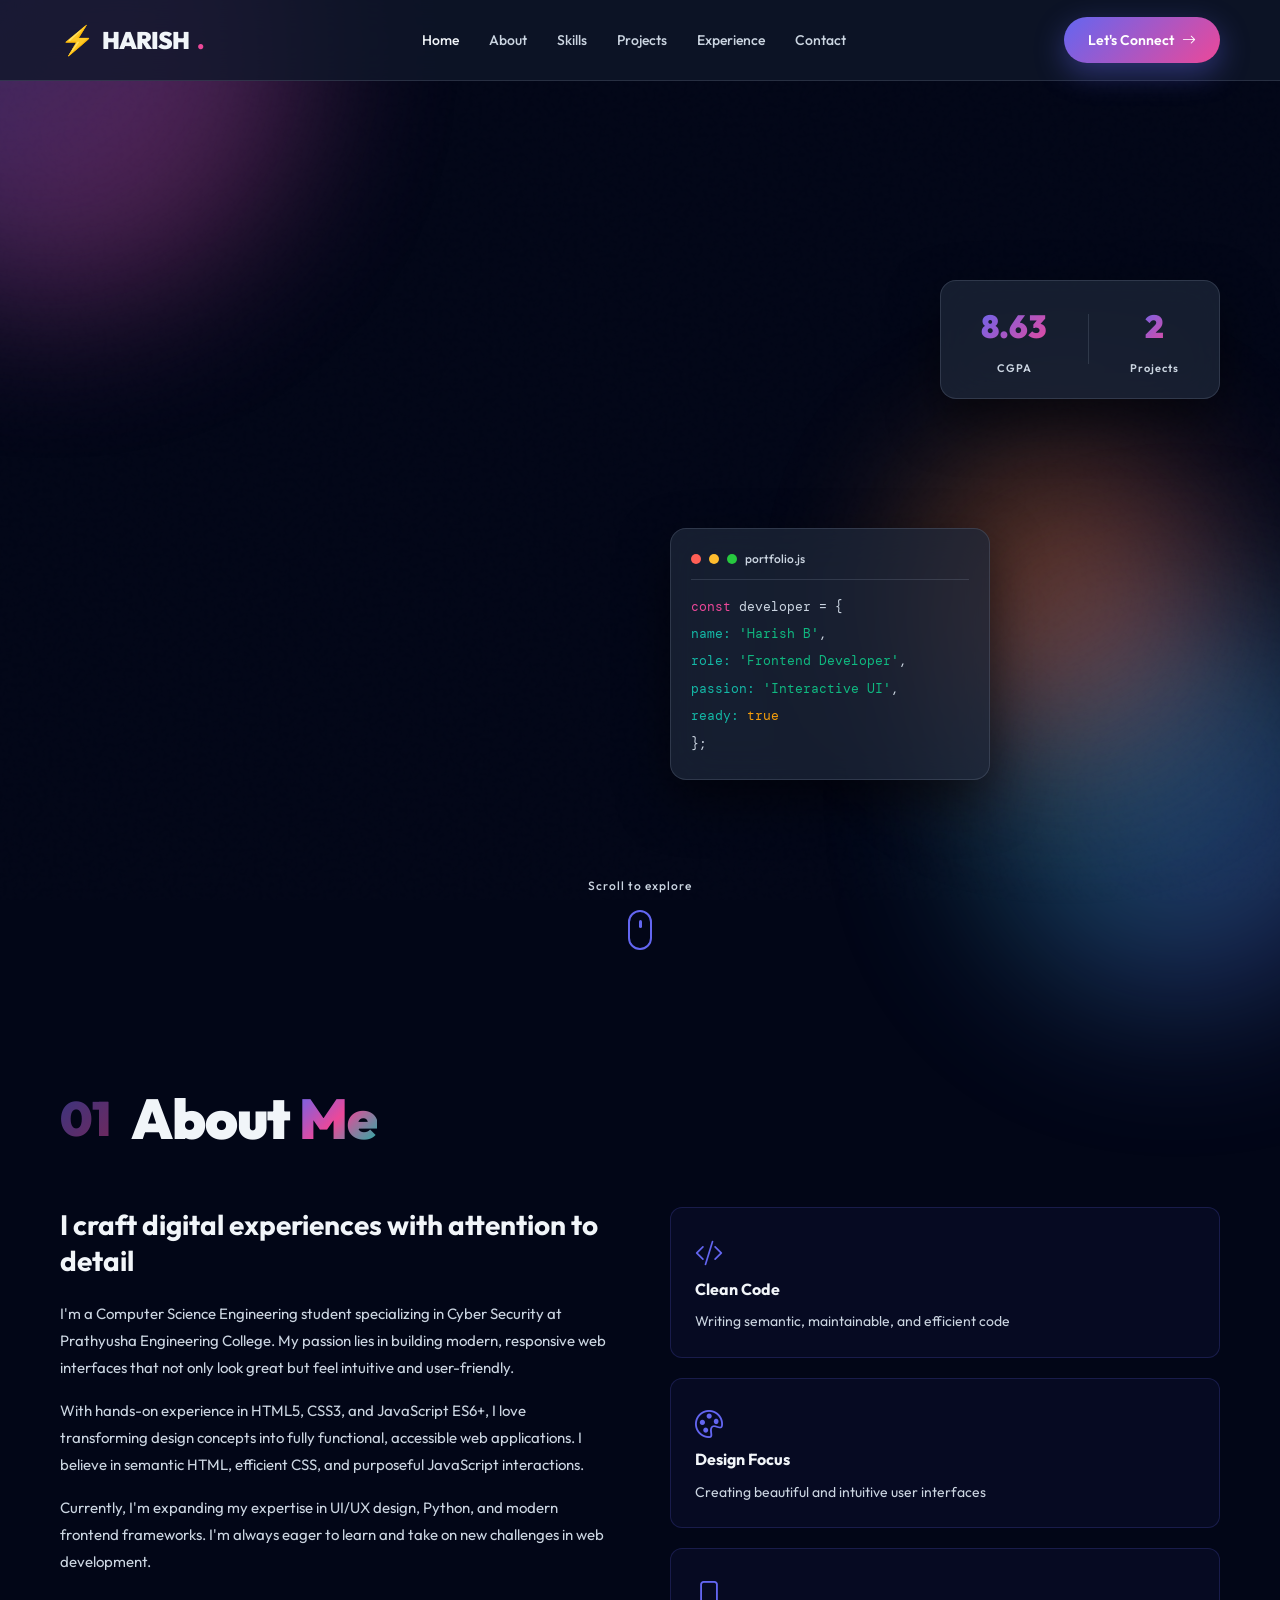
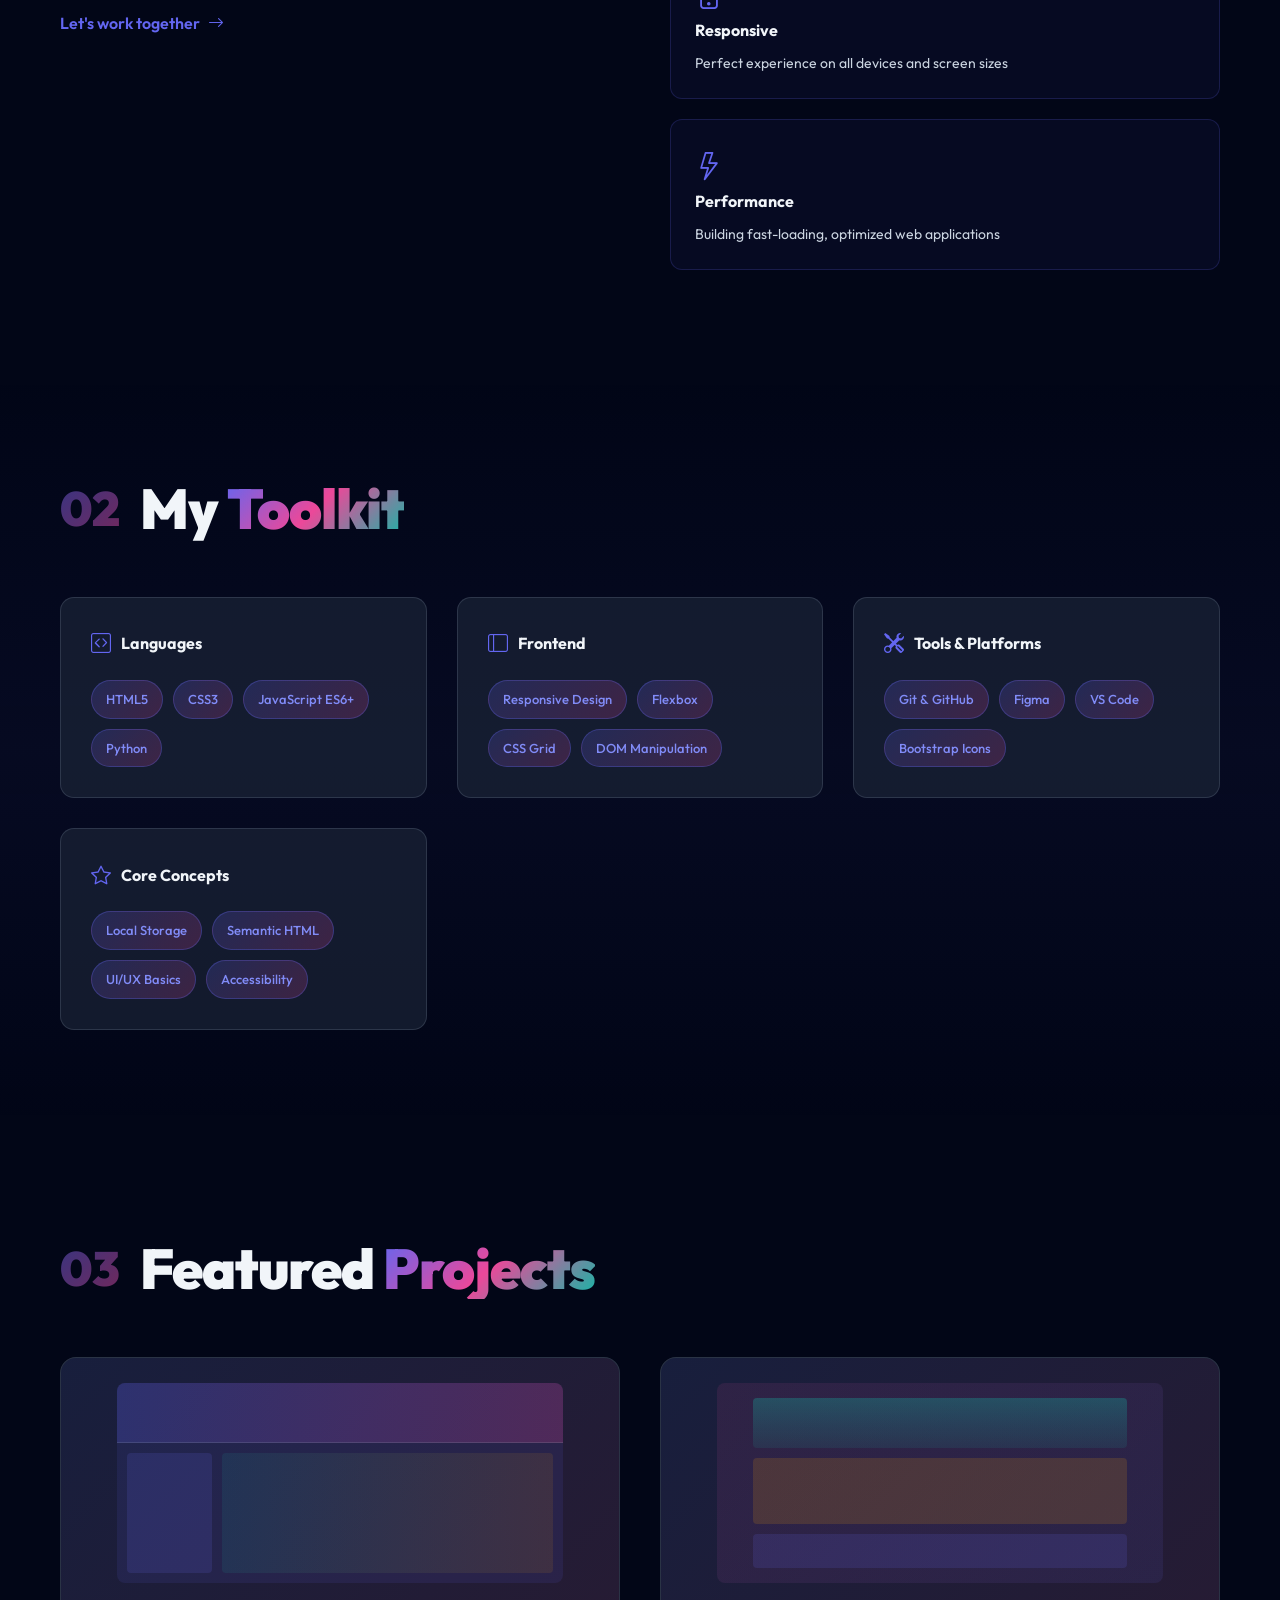
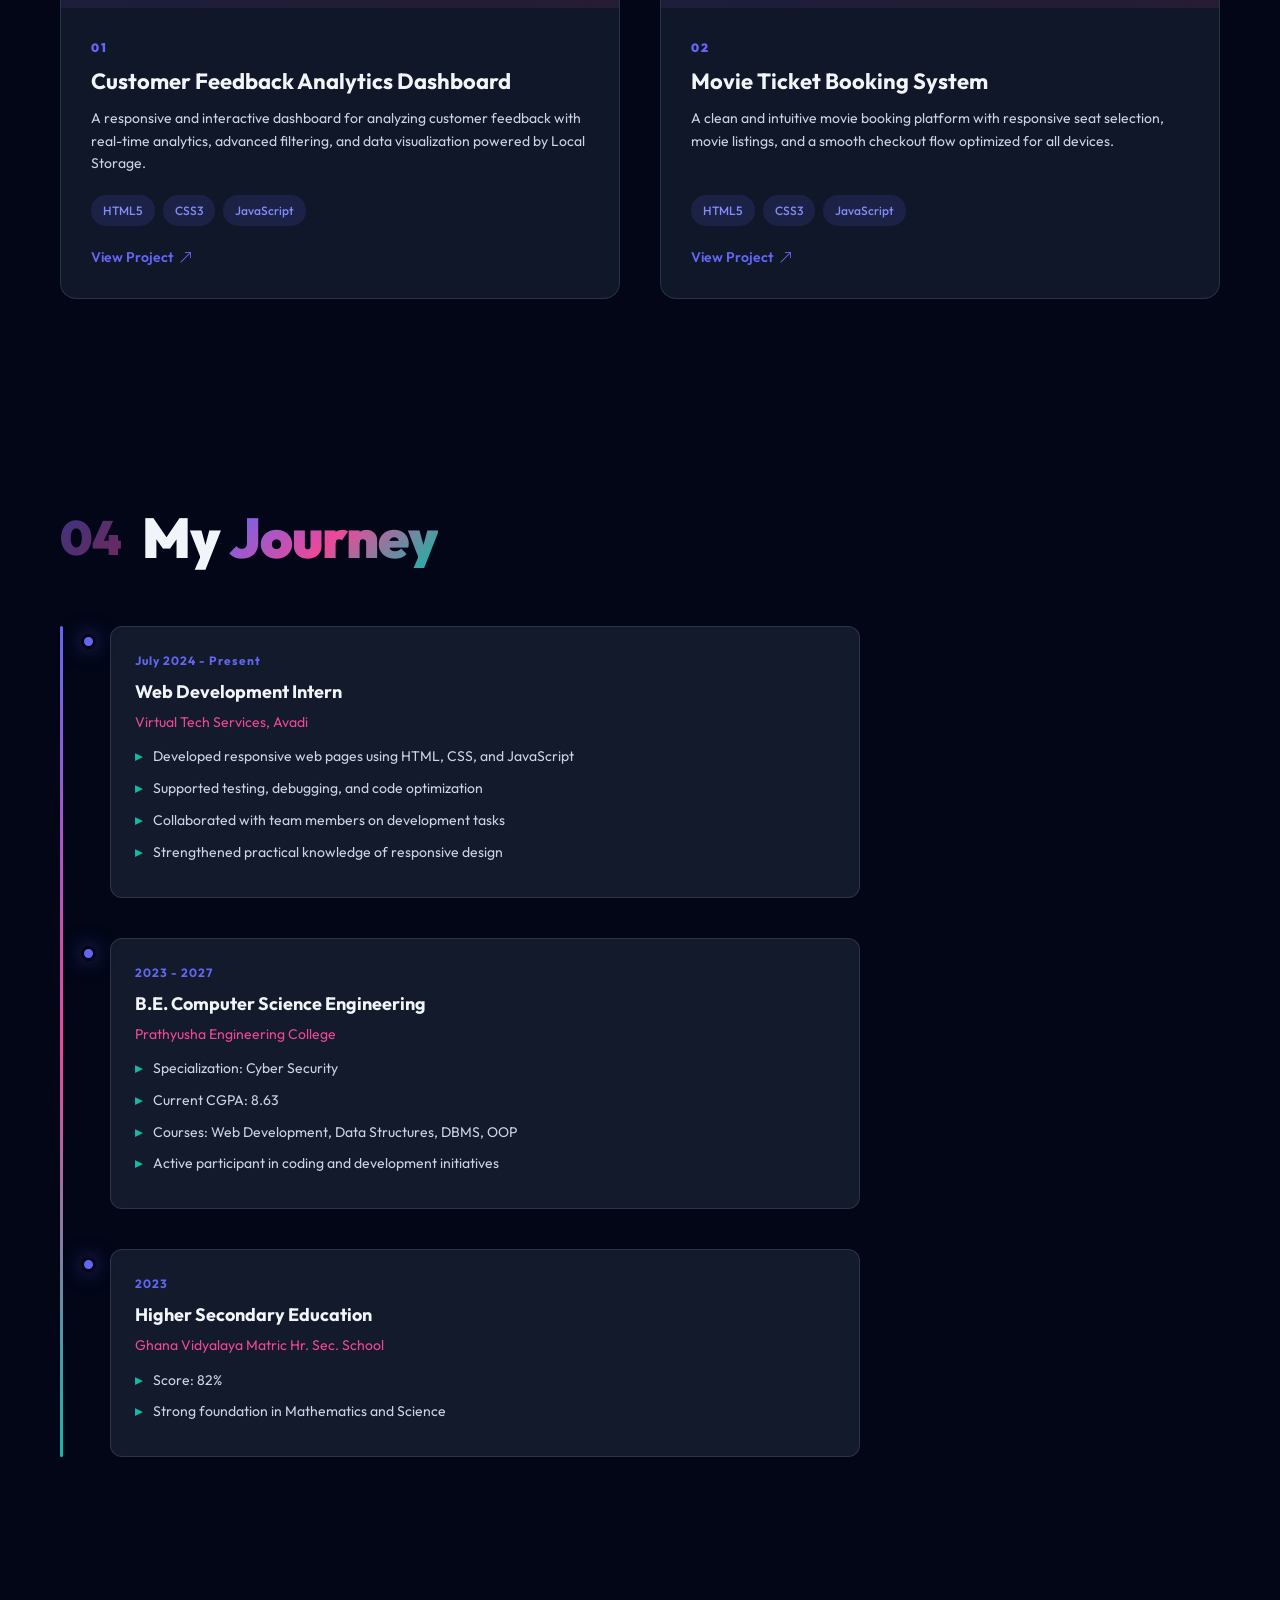
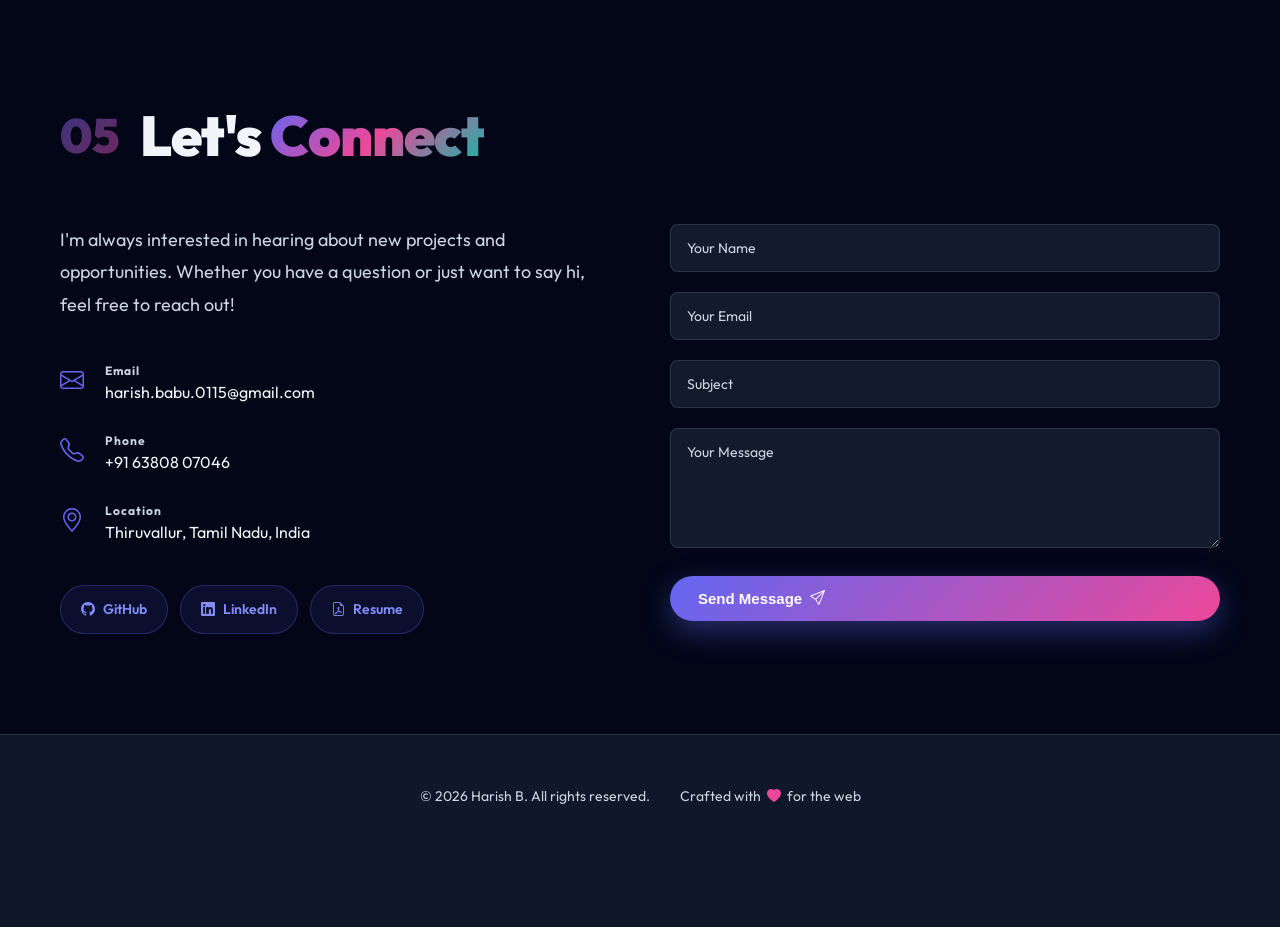
<file: index.html>
<!doctype html>
<html lang="en">
<head>
  <meta charset="UTF-8">
  <meta name="viewport" content="width=device-width, initial-scale=1.0">
  <meta name="description" content="Harish B - Aspiring Frontend Developer & Software Engineer specializing in responsive web design and interactive experiences.">
  <title>Harish B | Frontend Developer & Software Engineer</title>
  
  <!-- Fonts -->
  <link rel="preconnect" href="https://fonts.googleapis.com">
  <link rel="preconnect" href="https://fonts.gstatic.com" crossorigin>
  <link href="https://fonts.googleapis.com/css2?family=DM+Mono:wght@400;500&family=Outfit:wght@300;400;500;600;700;800;900&family=Space+Grotesk:wght@400;500;600;700&display=swap" rel="stylesheet">
  
  <!-- Icons -->
  <link rel="stylesheet" href="https://cdn.jsdelivr.net/npm/bootstrap-icons@1.11.3/font/bootstrap-icons.min.css">
  
  <!-- Styles -->
  <link rel="stylesheet" href="style.css">
</head>
<body>
  <!-- Animated background elements -->
  <div class="gradient-orb orb-1"></div>
  <div class="gradient-orb orb-2"></div>
  <div class="gradient-orb orb-3"></div>
  <div class="noise-bg"></div>

  <!-- Header Navigation -->
  <header class="site-header">
    <div class="header-container">
      <a class="brand" href="#home">
        <span class="brand-icon">⚡</span>HARISH<span class="brand-dot">.</span>
      </a>
      
      <button class="menu-toggle" aria-label="Toggle menu">
        <span></span>
        <span></span>
        <span></span>
      </button>

      <nav class="nav-menu">
        <a href="#home" class="nav-link">Home</a>
        <a href="#about" class="nav-link">About</a>
        <a href="#skills" class="nav-link">Skills</a>
        <a href="#projects" class="nav-link">Projects</a>
        <a href="#experience" class="nav-link">Experience</a>
        <a href="#contact" class="nav-link">Contact</a>
      </nav>

      <a href="#contact" class="cta-button">
        <span>Let's Connect</span>
        <i class="bi bi-arrow-right"></i>
      </a>
    </div>
  </header>

  <main>
    <!-- Hero Section -->
    <section id="home" class="hero">
      <div class="container">
        <div class="hero-content">
          <div class="status-badge">
            <span class="status-dot"></span>
            Available for opportunities
          </div>

          <h1 class="hero-title">
            Building Beautiful<br>
            <span class="gradient-text">Web Experiences</span>
          </h1>

          <p class="hero-subtitle">
            I'm Harish, a passionate Frontend Developer & Software Engineer crafting responsive, interactive, and user-centric digital experiences with clean code and thoughtful design.
          </p>

          <div class="hero-buttons">
            <a href="#projects" class="btn btn-primary">
              View My Work <i class="bi bi-arrow-right"></i>
            </a>
            <a href="#contact" class="btn btn-secondary">
              Get in Touch <i class="bi bi-envelope"></i>
            </a>
          </div>

          <div class="social-links">
            <a href="https://github.com/HARISH-hx" target="_blank" rel="noreferrer" title="GitHub">
              <i class="bi bi-github"></i>
            </a>
            <a href="https://www.linkedin.com/in/harish-babu-dev/" target="_blank" rel="noreferrer" title="LinkedIn">
              <i class="bi bi-linkedin"></i>
            </a>
            <a href="mailto:harish.babu.0115@gmail.com" title="Email">
              <i class="bi bi-envelope"></i>
            </a>
          </div>
        </div>

        <div class="hero-visual">
          <div class="floating-card code-card">
            <div class="card-header">
              <span class="dot red"></span>
              <span class="dot yellow"></span>
              <span class="dot green"></span>
              <span>portfolio.js</span>
            </div>
            <div class="card-body">
              <p><span class="keyword">const</span> developer = {</p>
              <p class="indent"><span class="property">name:</span> <span class="string">'Harish B'</span>,</p>
              <p class="indent"><span class="property">role:</span> <span class="string">'Frontend Developer'</span>,</p>
              <p class="indent"><span class="property">passion:</span> <span class="string">'Interactive UI'</span>,</p>
              <p class="indent"><span class="property">ready:</span> <span class="bool">true</span></p>
              <p>};</p>
            </div>
          </div>

          <div class="floating-card stats-card">
            <div class="stat-item">
              <span class="stat-number">8.63</span>
              <span class="stat-label">CGPA</span>
            </div>
            <div class="stat-divider"></div>
            <div class="stat-item">
              <span class="stat-number">2</span>
              <span class="stat-label">Projects</span>
            </div>
          </div>
        </div>
      </div>

      <div class="scroll-indicator">
        <span>Scroll to explore</span>
        <div class="mouse">
          <div class="wheel"></div>
        </div>
      </div>
    </section>

    <!-- About Section -->
    <section id="about" class="about">
      <div class="container">
        <div class="section-header">
          <span class="section-number">01</span>
          <h2>About <span class="gradient-text">Me</span></h2>
        </div>

        <div class="about-grid">
          <div class="about-content">
            <h3>I craft digital experiences with attention to detail</h3>
            <p>
              I'm a Computer Science Engineering student specializing in Cyber Security at Prathyusha Engineering College. My passion lies in building modern, responsive web interfaces that not only look great but feel intuitive and user-friendly.
            </p>
            <p>
              With hands-on experience in HTML5, CSS3, and JavaScript ES6+, I love transforming design concepts into fully functional, accessible web applications. I believe in semantic HTML, efficient CSS, and purposeful JavaScript interactions.
            </p>
            <p>
              Currently, I'm expanding my expertise in UI/UX design, Python, and modern frontend frameworks. I'm always eager to learn and take on new challenges in web development.
            </p>
            <a href="#contact" class="learn-more">
              Let's work together <i class="bi bi-arrow-right"></i>
            </a>
          </div>

          <div class="about-highlights">
            <div class="highlight-card">
              <i class="bi bi-code-slash"></i>
              <h4>Clean Code</h4>
              <p>Writing semantic, maintainable, and efficient code</p>
            </div>
            <div class="highlight-card">
              <i class="bi bi-palette"></i>
              <h4>Design Focus</h4>
              <p>Creating beautiful and intuitive user interfaces</p>
            </div>
            <div class="highlight-card">
              <i class="bi bi-phone"></i>
              <h4>Responsive</h4>
              <p>Perfect experience on all devices and screen sizes</p>
            </div>
            <div class="highlight-card">
              <i class="bi bi-lightning"></i>
              <h4>Performance</h4>
              <p>Building fast-loading, optimized web applications</p>
            </div>
          </div>
        </div>
      </div>
    </section>

    <!-- Skills Section -->
    <section id="skills" class="skills">
      <div class="container">
        <div class="section-header">
          <span class="section-number">02</span>
          <h2>My <span class="gradient-text">Toolkit</span></h2>
        </div>

        <div class="skills-grid">
          <div class="skill-category">
            <h3><i class="bi bi-code-square"></i> Languages</h3>
            <div class="skill-items">
              <span class="skill-tag">HTML5</span>
              <span class="skill-tag">CSS3</span>
              <span class="skill-tag">JavaScript ES6+</span>
              <span class="skill-tag">Python</span>
            </div>
          </div>

          <div class="skill-category">
            <h3><i class="bi bi-layout-sidebar"></i> Frontend</h3>
            <div class="skill-items">
              <span class="skill-tag">Responsive Design</span>
              <span class="skill-tag">Flexbox</span>
              <span class="skill-tag">CSS Grid</span>
              <span class="skill-tag">DOM Manipulation</span>
            </div>
          </div>

          <div class="skill-category">
            <h3><i class="bi bi-tools"></i> Tools & Platforms</h3>
            <div class="skill-items">
              <span class="skill-tag">Git & GitHub</span>
              <span class="skill-tag">Figma</span>
              <span class="skill-tag">VS Code</span>
              <span class="skill-tag">Bootstrap Icons</span>
            </div>
          </div>

          <div class="skill-category">
            <h3><i class="bi bi-star"></i> Core Concepts</h3>
            <div class="skill-items">
              <span class="skill-tag">Local Storage</span>
              <span class="skill-tag">Semantic HTML</span>
              <span class="skill-tag">UI/UX Basics</span>
              <span class="skill-tag">Accessibility</span>
            </div>
          </div>
        </div>
      </div>
    </section>

    <!-- Projects Section -->
    <section id="projects" class="projects">
      <div class="container">
        <div class="section-header">
          <span class="section-number">03</span>
          <h2>Featured <span class="gradient-text">Projects</span></h2>
        </div>

        <div class="projects-grid">
          <!-- Project 1 -->
          <div class="project-card">
            <div class="project-image dashboard-visual">
              <div class="dashboard">
                <div class="db-header"></div>
                <div class="db-content">
                  <div class="db-sidebar"></div>
                  <div class="db-main">
                    <div class="db-chart"></div>
                  </div>
                </div>
              </div>
            </div>
            <div class="project-info">
              <span class="project-tag">01</span>
              <h3>Customer Feedback Analytics Dashboard</h3>
              <p>
                A responsive and interactive dashboard for analyzing customer feedback with real-time analytics, advanced filtering, and data visualization powered by Local Storage.
              </p>
              <div class="project-tech">
                <span>HTML5</span>
                <span>CSS3</span>
                <span>JavaScript</span>
              </div>
              <a href="https://github.com/HARISH-hx" target="_blank" class="project-link">
                View Project <i class="bi bi-arrow-up-right"></i>
              </a>
            </div>
          </div>

          <!-- Project 2 -->
          <div class="project-card">
            <div class="project-image cinema-visual">
              <div class="cinema">
                <div class="screen"></div>
                <div class="seats-grid"></div>
                <div class="booking-info"></div>
              </div>
            </div>
            <div class="project-info">
              <span class="project-tag">02</span>
              <h3>Movie Ticket Booking System</h3>
              <p>
                A clean and intuitive movie booking platform with responsive seat selection, movie listings, and a smooth checkout flow optimized for all devices.
              </p>
              <div class="project-tech">
                <span>HTML5</span>
                <span>CSS3</span>
                <span>JavaScript</span>
              </div>
              <a href="https://github.com/HARISH-hx" target="_blank" class="project-link">
                View Project <i class="bi bi-arrow-up-right"></i>
              </a>
            </div>
          </div>
        </div>
      </div>
    </section>

    <!-- Experience Section -->
    <section id="experience" class="experience">
      <div class="container">
        <div class="section-header">
          <span class="section-number">04</span>
          <h2>My <span class="gradient-text">Journey</span></h2>
        </div>

        <div class="timeline">
          <div class="timeline-item">
            <div class="timeline-marker">
              <span class="timeline-dot"></span>
            </div>
            <div class="timeline-content">
              <span class="timeline-date">July 2024 - Present</span>
              <h3>Web Development Intern</h3>
              <p class="company">Virtual Tech Services, Avadi</p>
              <ul>
                <li>Developed responsive web pages using HTML, CSS, and JavaScript</li>
                <li>Supported testing, debugging, and code optimization</li>
                <li>Collaborated with team members on development tasks</li>
                <li>Strengthened practical knowledge of responsive design</li>
              </ul>
            </div>
          </div>

          <div class="timeline-item">
            <div class="timeline-marker">
              <span class="timeline-dot"></span>
            </div>
            <div class="timeline-content">
              <span class="timeline-date">2023 - 2027</span>
              <h3>B.E. Computer Science Engineering</h3>
              <p class="company">Prathyusha Engineering College</p>
              <ul>
                <li>Specialization: Cyber Security</li>
                <li>Current CGPA: 8.63</li>
                <li>Courses: Web Development, Data Structures, DBMS, OOP</li>
                <li>Active participant in coding and development initiatives</li>
              </ul>
            </div>
          </div>

          <div class="timeline-item">
            <div class="timeline-marker">
              <span class="timeline-dot"></span>
            </div>
            <div class="timeline-content">
              <span class="timeline-date">2023</span>
              <h3>Higher Secondary Education</h3>
              <p class="company">Ghana Vidyalaya Matric Hr. Sec. School</p>
              <ul>
                <li>Score: 82%</li>
                <li>Strong foundation in Mathematics and Science</li>
              </ul>
            </div>
          </div>
        </div>
      </div>
    </section>

    <!-- Contact Section -->
    <section id="contact" class="contact">
      <div class="container">
        <div class="section-header">
          <span class="section-number">05</span>
          <h2>Let's <span class="gradient-text">Connect</span></h2>
        </div>

        <div class="contact-wrapper">
          <div class="contact-content">
            <p>
              I'm always interested in hearing about new projects and opportunities. Whether you have a question or just want to say hi, feel free to reach out!
            </p>
            
            <div class="contact-info">
              <div class="info-item">
                <i class="bi bi-envelope"></i>
                <div>
                  <span>Email</span>
                  <a href="mailto:harish.babu.0115@gmail.com">harish.babu.0115@gmail.com</a>
                </div>
              </div>
              <div class="info-item">
                <i class="bi bi-telephone"></i>
                <div>
                  <span>Phone</span>
                  <a href="tel:+916380807046">+91 63808 07046</a>
                </div>
              </div>
              <div class="info-item">
                <i class="bi bi-geo-alt"></i>
                <div>
                  <span>Location</span>
                  <p>Thiruvallur, Tamil Nadu, India</p>
                </div>
              </div>
            </div>

            <div class="contact-social">
              <a href="https://github.com/HARISH-hx" target="_blank" rel="noreferrer" class="social-btn">
                <i class="bi bi-github"></i> GitHub
              </a>
              <a href="https://www.linkedin.com/in/harish-babu-dev/" target="_blank" rel="noreferrer" class="social-btn">
                <i class="bi bi-linkedin"></i> LinkedIn
              </a>
              <a href="resume.html" class="social-btn">
                <i class="bi bi-file-earmark-pdf"></i> Resume
              </a>
            </div>
          </div>

          <form class="contact-form">
            <div class="form-group">
              <input type="text" placeholder="Your Name" required>
            </div>
            <div class="form-group">
              <input type="email" placeholder="Your Email" required>
            </div>
            <div class="form-group">
              <input type="text" placeholder="Subject">
            </div>
            <div class="form-group">
              <textarea placeholder="Your Message" rows="5" required></textarea>
            </div>
            <button type="submit" class="btn btn-primary">
              Send Message <i class="bi bi-send"></i>
            </button>
          </form>
        </div>
      </div>
    </section>
  </main>

  <!-- Footer -->
  <footer class="footer">
    <div class="container">
      <div class="footer-content">
        <p>&copy; 2026 Harish B. All rights reserved.</p>
        <p>Crafted with <i class="bi bi-heart-fill"></i> for the web</p>
      </div>
      <a href="#home" class="back-to-top" title="Back to top">
        <i class="bi bi-arrow-up"></i>
      </a>
    </div>
  </footer>

  <!-- Scripts -->
  <script src="script.js"></script>
</body>
</html>
</file>
<file: style.css>
/* ===========================
   ROOT & VARIABLES
   =========================== */
:root {
  --primary: #6366f1;
  --primary-light: #818cf8;
  --primary-dark: #4f46e5;
  --secondary: #ec4899;
  --tertiary: #14b8a6;
  --quaternary: #f59e0b;
  --bg-dark: #0f172a;
  --bg-darker: #020617;
  --surface: #1e293b;
  --surface-light: #334155;
  --text: #f1f5f9;
  --text-muted: #cbd5e1;
  --border: rgba(148, 163, 184, 0.2);
  --shadow: 0 20px 50px rgba(0, 0, 0, 0.5);
}

/* ===========================
   GLOBAL STYLES
   =========================== */
* {
  margin: 0;
  padding: 0;
  box-sizing: border-box;
}

html {
  scroll-behavior: smooth;
}

body {
  font-family: 'Outfit', -apple-system, BlinkMacSystemFont, 'Segoe UI', sans-serif;
  background: var(--bg-darker);
  color: var(--text);
  line-height: 1.6;
  overflow-x: hidden;
}

/* ===========================
   ANIMATED BACKGROUND ORBS
   =========================== */
.gradient-orb {
  position: fixed;
  border-radius: 50%;
  filter: blur(80px);
  opacity: 0.4;
  pointer-events: none;
  z-index: -1;
}

.orb-1 {
  width: 500px;
  height: 500px;
  background: linear-gradient(135deg, #6366f1, #ec4899);
  top: -200px;
  left: -200px;
  animation: float 20s infinite ease-in-out;
}

.orb-2 {
  width: 400px;
  height: 400px;
  background: linear-gradient(135deg, #14b8a6, #6366f1);
  bottom: -100px;
  right: -100px;
  animation: float 25s infinite ease-in-out reverse;
}

.orb-3 {
  width: 300px;
  height: 300px;
  background: linear-gradient(135deg, #f59e0b, #ec4899);
  top: 50%;
  right: 5%;
  animation: float 22s infinite ease-in-out;
}

@keyframes float {
  0%, 100% {
    transform: translate(0, 0);
  }
  50% {
    transform: translate(30px, -50px);
  }
}

.noise-bg {
  position: fixed;
  top: 0;
  left: 0;
  width: 100%;
  height: 100%;
  background-image: 
    url("data:image/svg+xml,%3Csvg viewBox='0 0 200 200' xmlns='http://www.w3.org/2000/svg'%3E%3Cfilter id='noiseFilter'%3E%3CfeTurbulence type='fractalNoise' baseFrequency='0.9' numOctaves='4' seed='2' /%3E%3C/filter%3E%3Crect width='100%25' height='100%25' filter='url(%23noiseFilter)' opacity='0.05'/%3E%3C/svg%3E");
  pointer-events: none;
  z-index: -1;
  opacity: 0.3;
}

/* ===========================
   CONTAINER & LAYOUT
   =========================== */
.container {
  max-width: 1200px;
  margin: 0 auto;
  padding: 0 20px;
}

/* ===========================
   HEADER & NAVIGATION
   =========================== */
.site-header {
  position: fixed;
  top: 0;
  width: 100%;
  background: rgba(15, 23, 42, 0.8);
  backdrop-filter: blur(20px);
  border-bottom: 1px solid var(--border);
  z-index: 1000;
  animation: slideDown 0.6s ease-out;
}

@keyframes slideDown {
  from {
    transform: translateY(-100%);
    opacity: 0;
  }
  to {
    transform: translateY(0);
    opacity: 1;
  }
}

.header-container {
  max-width: 1200px;
  margin: 0 auto;
  padding: 0 20px;
  height: 80px;
  display: flex;
  align-items: center;
  justify-content: space-between;
  gap: 40px;
}

.brand {
  font-size: 24px;
  font-weight: 900;
  text-decoration: none;
  color: var(--text);
  letter-spacing: -1px;
  display: flex;
  align-items: center;
  gap: 8px;
  transition: all 0.3s ease;
}

.brand:hover {
  color: var(--primary);
  transform: scale(1.05);
}

.brand-icon {
  font-size: 28px;
  animation: pulse 2s ease-in-out infinite;
}

@keyframes pulse {
  0%, 100% {
    transform: scale(1);
  }
  50% {
    transform: scale(1.2);
  }
}

.brand-dot {
  color: var(--secondary);
}

.nav-menu {
  display: flex;
  gap: 30px;
  flex: 1;
  justify-content: center;
}

.nav-link {
  color: var(--text-muted);
  text-decoration: none;
  font-weight: 500;
  font-size: 14px;
  position: relative;
  transition: color 0.3s ease;
}

.nav-link::after {
  content: '';
  position: absolute;
  bottom: -5px;
  left: 0;
  width: 0;
  height: 2px;
  background: linear-gradient(90deg, var(--primary), var(--secondary));
  transition: width 0.3s ease;
}

.nav-link:hover {
  color: var(--text);
}

.nav-link:hover::after {
  width: 100%;
}

.menu-toggle {
  display: none;
  flex-direction: column;
  gap: 6px;
  background: none;
  border: none;
  cursor: pointer;
  z-index: 1001;
}

.menu-toggle span {
  width: 25px;
  height: 3px;
  background: var(--text);
  border-radius: 2px;
  transition: all 0.3s ease;
}

.cta-button {
  background: linear-gradient(135deg, var(--primary), var(--secondary));
  color: white;
  padding: 12px 24px;
  border-radius: 50px;
  text-decoration: none;
  font-weight: 600;
  font-size: 14px;
  display: flex;
  align-items: center;
  gap: 8px;
  transition: all 0.3s ease;
  box-shadow: 0 10px 30px rgba(99, 102, 241, 0.4);
}

.cta-button:hover {
  transform: translateY(-3px);
  box-shadow: 0 15px 40px rgba(236, 72, 153, 0.5);
}

/* ===========================
   HERO SECTION
   =========================== */
main {
  padding-top: 80px;
}

.hero {
  min-height: 100vh;
  display: flex;
  align-items: center;
  justify-content: center;
  position: relative;
  overflow: hidden;
  padding: 60px 0;
}

.hero .container {
  display: grid;
  grid-template-columns: 1fr 1fr;
  gap: 60px;
  align-items: center;
}

.hero-content {
  animation: fadeInUp 1s ease-out;
}

@keyframes fadeInUp {
  from {
    opacity: 0;
    transform: translateY(30px);
  }
  to {
    opacity: 1;
    transform: translateY(0);
  }
}

.status-badge {
  display: inline-flex;
  align-items: center;
  gap: 10px;
  background: rgba(99, 102, 241, 0.1);
  border: 1px solid rgba(99, 102, 241, 0.3);
  padding: 10px 16px;
  border-radius: 50px;
  margin-bottom: 20px;
  font-size: 14px;
  font-weight: 500;
  color: var(--primary-light);
}

.status-dot {
  width: 8px;
  height: 8px;
  background: var(--primary);
  border-radius: 50%;
  animation: blink 2s infinite;
}

@keyframes blink {
  0%, 100% {
    opacity: 1;
  }
  50% {
    opacity: 0.5;
  }
}

.hero-title {
  font-size: clamp(48px, 8vw, 72px);
  font-weight: 900;
  line-height: 1.1;
  margin-bottom: 20px;
  letter-spacing: -2px;
}

.gradient-text {
  background: linear-gradient(135deg, var(--primary), var(--secondary), var(--tertiary));
  background-clip: text;
  -webkit-background-clip: text;
  -webkit-text-fill-color: transparent;
  display: inline-block;
}

.hero-subtitle {
  font-size: 18px;
  color: var(--text-muted);
  line-height: 1.8;
  margin-bottom: 30px;
  max-width: 500px;
}

.hero-buttons {
  display: flex;
  gap: 20px;
  margin-bottom: 40px;
  flex-wrap: wrap;
}

.btn {
  padding: 14px 28px;
  border-radius: 50px;
  text-decoration: none;
  font-weight: 600;
  font-size: 15px;
  display: inline-flex;
  align-items: center;
  gap: 8px;
  transition: all 0.3s ease;
  cursor: pointer;
  border: none;
}

.btn-primary {
  background: linear-gradient(135deg, var(--primary), var(--secondary));
  color: white;
  box-shadow: 0 10px 30px rgba(99, 102, 241, 0.4);
}

.btn-primary:hover {
  transform: translateY(-5px);
  box-shadow: 0 20px 50px rgba(236, 72, 153, 0.6);
}

.btn-secondary {
  background: transparent;
  color: var(--text);
  border: 2px solid var(--border);
}

.btn-secondary:hover {
  background: rgba(99, 102, 241, 0.1);
  border-color: var(--primary);
  color: var(--primary-light);
}

.social-links {
  display: flex;
  gap: 20px;
  margin-top: 30px;
}

.social-links a {
  width: 50px;
  height: 50px;
  display: flex;
  align-items: center;
  justify-content: center;
  background: rgba(99, 102, 241, 0.1);
  border: 2px solid rgba(99, 102, 241, 0.3);
  border-radius: 50%;
  color: var(--primary-light);
  transition: all 0.3s ease;
  font-size: 20px;
}

.social-links a:hover {
  background: linear-gradient(135deg, var(--primary), var(--secondary));
  border-color: transparent;
  color: white;
  transform: translateY(-5px) rotate(10deg);
}

/* ===========================
   HERO VISUAL
   =========================== */
.hero-visual {
  position: relative;
  height: 500px;
}

.floating-card {
  position: absolute;
  background: rgba(30, 41, 59, 0.7);
  backdrop-filter: blur(20px);
  border: 1px solid var(--border);
  border-radius: 16px;
  padding: 20px;
  box-shadow: var(--shadow);
  animation: float 6s ease-in-out infinite;
}

.code-card {
  width: 320px;
  bottom: 0;
  left: 0;
  animation-delay: 0s;
}

.card-header {
  display: flex;
  align-items: center;
  gap: 8px;
  margin-bottom: 15px;
  padding-bottom: 10px;
  border-bottom: 1px solid var(--border);
  font-size: 12px;
  color: var(--text-muted);
  font-weight: 500;
}

.dot {
  width: 10px;
  height: 10px;
  border-radius: 50%;
}

.dot.red {
  background: #ff5f56;
}

.dot.yellow {
  background: #ffbd2e;
}

.dot.green {
  background: #27c93f;
}

.card-body {
  font-family: 'DM Mono', monospace;
  font-size: 13px;
  color: var(--text-muted);
  line-height: 1.8;
}

.card-body p {
  margin: 4px 0;
}

.indent {
  margin-left: 16px;
}

.keyword {
  color: #ec4899;
}

.property {
  color: #14b8a6;
}

.string {
  color: #10b981;
}

.bool {
  color: #f59e0b;
}

.stats-card {
  width: 280px;
  top: 0;
  right: 0;
  display: flex;
  align-items: center;
  justify-content: space-around;
  animation-delay: 0.5s;
}

.stat-item {
  display: flex;
  flex-direction: column;
  align-items: center;
  gap: 8px;
}

.stat-number {
  font-size: 32px;
  font-weight: 900;
  background: linear-gradient(135deg, var(--primary), var(--secondary));
  background-clip: text;
  -webkit-background-clip: text;
  -webkit-text-fill-color: transparent;
}

.stat-label {
  font-size: 11px;
  color: var(--text-muted);
  font-weight: 600;
  letter-spacing: 1px;
}

.stat-divider {
  width: 1px;
  height: 50px;
  background: var(--border);
}

.scroll-indicator {
  position: absolute;
  bottom: 30px;
  left: 50%;
  transform: translateX(-50%);
  display: flex;
  flex-direction: column;
  align-items: center;
  gap: 15px;
  animation: bounce 2s infinite;
}

.scroll-indicator span {
  font-size: 12px;
  color: var(--text-muted);
  font-weight: 500;
  letter-spacing: 1px;
}

.mouse {
  width: 24px;
  height: 40px;
  border: 2px solid var(--primary);
  border-radius: 12px;
  display: flex;
  align-items: flex-start;
  justify-content: center;
  padding-top: 8px;
}

.wheel {
  width: 3px;
  height: 8px;
  background: var(--primary);
  border-radius: 2px;
  animation: scroll 1.5s infinite;
}

@keyframes scroll {
  0%, 100% {
    transform: translateY(-4px);
    opacity: 1;
  }
  50% {
    opacity: 0.5;
  }
}

@keyframes bounce {
  0%, 100% {
    transform: translateX(-50%) translateY(0);
  }
  50% {
    transform: translateX(-50%) translateY(-15px);
  }
}

/* ===========================
   SECTION HEADERS
   =========================== */
.section-header {
  display: flex;
  align-items: center;
  gap: 20px;
  margin-bottom: 50px;
  animation: fadeInUp 0.8s ease-out;
}

.section-number {
  font-size: 48px;
  font-weight: 900;
  background: linear-gradient(135deg, var(--primary), var(--secondary));
  background-clip: text;
  -webkit-background-clip: text;
  -webkit-text-fill-color: transparent;
  opacity: 0.5;
}

.section-header h2 {
  font-size: clamp(36px, 6vw, 56px);
  font-weight: 900;
  line-height: 1.1;
  letter-spacing: -1px;
}

/* ===========================
   ABOUT SECTION
   =========================== */
.about {
  padding: 100px 0;
  position: relative;
}

.about-grid {
  display: grid;
  grid-template-columns: 1fr 1fr;
  gap: 60px;
  align-items: start;
}

.about-content h3 {
  font-size: 28px;
  margin-bottom: 20px;
  line-height: 1.3;
  color: var(--text);
}

.about-content p {
  color: var(--text-muted);
  margin-bottom: 16px;
  line-height: 1.8;
  font-size: 15px;
}

.learn-more {
  display: inline-flex;
  align-items: center;
  gap: 8px;
  color: var(--primary);
  text-decoration: none;
  font-weight: 600;
  margin-top: 20px;
  transition: all 0.3s ease;
}

.learn-more:hover {
  gap: 12px;
  color: var(--secondary);
}

.about-highlights {
  display: grid;
  gap: 20px;
}

.highlight-card {
  background: rgba(99, 102, 241, 0.05);
  border: 1px solid rgba(99, 102, 241, 0.2);
  padding: 24px;
  border-radius: 12px;
  transition: all 0.3s ease;
  cursor: pointer;
}

.highlight-card:hover {
  background: rgba(99, 102, 241, 0.15);
  border-color: var(--primary);
  transform: translateX(8px);
}

.highlight-card i {
  font-size: 28px;
  color: var(--primary);
  margin-bottom: 12px;
}

.highlight-card h4 {
  font-size: 16px;
  margin-bottom: 8px;
  color: var(--text);
}

.highlight-card p {
  font-size: 14px;
  color: var(--text-muted);
  margin: 0;
}

/* ===========================
   SKILLS SECTION
   =========================== */
.skills {
  padding: 100px 0;
  background: linear-gradient(180deg, transparent, rgba(99, 102, 241, 0.05), transparent);
  position: relative;
}

.skills-grid {
  display: grid;
  grid-template-columns: repeat(auto-fit, minmax(280px, 1fr));
  gap: 30px;
}

.skill-category {
  background: rgba(30, 41, 59, 0.6);
  border: 1px solid var(--border);
  padding: 30px;
  border-radius: 14px;
  transition: all 0.3s ease;
  animation: fadeInUp 0.8s ease-out;
}

.skill-category:hover {
  background: rgba(99, 102, 241, 0.1);
  border-color: var(--primary);
  transform: translateY(-10px);
  box-shadow: 0 20px 40px rgba(99, 102, 241, 0.2);
}

.skill-category h3 {
  font-size: 16px;
  margin-bottom: 20px;
  color: var(--text);
  display: flex;
  align-items: center;
  gap: 10px;
}

.skill-category i {
  font-size: 20px;
  color: var(--primary);
}

.skill-items {
  display: flex;
  flex-wrap: wrap;
  gap: 10px;
}

.skill-tag {
  background: linear-gradient(135deg, rgba(99, 102, 241, 0.2), rgba(236, 72, 153, 0.2));
  border: 1px solid rgba(99, 102, 241, 0.3);
  padding: 8px 14px;
  border-radius: 20px;
  font-size: 13px;
  font-weight: 500;
  color: var(--primary-light);
  transition: all 0.3s ease;
  cursor: default;
}

.skill-tag:hover {
  background: linear-gradient(135deg, var(--primary), var(--secondary));
  color: white;
  border-color: transparent;
  transform: scale(1.05);
}

/* ===========================
   PROJECTS SECTION
   =========================== */
.projects {
  padding: 100px 0;
  position: relative;
}

.projects-grid {
  display: grid;
  grid-template-columns: repeat(auto-fit, minmax(350px, 1fr));
  gap: 40px;
}

.project-card {
  background: rgba(30, 41, 59, 0.5);
  border: 1px solid var(--border);
  border-radius: 16px;
  overflow: hidden;
  transition: all 0.3s ease;
  animation: fadeInUp 0.8s ease-out;
  display: flex;
  flex-direction: column;
}

.project-card:hover {
  border-color: var(--primary);
  transform: translateY(-10px);
  box-shadow: 0 30px 60px rgba(99, 102, 241, 0.3);
}

.project-image {
  width: 100%;
  height: 250px;
  background: linear-gradient(135deg, rgba(99, 102, 241, 0.1), rgba(236, 72, 153, 0.1));
  display: flex;
  align-items: center;
  justify-content: center;
  position: relative;
  overflow: hidden;
}

.dashboard {
  width: 80%;
  height: 80%;
  background: rgba(99, 102, 241, 0.1);
  border-radius: 8px;
  overflow: hidden;
  display: flex;
  flex-direction: column;
}

.db-header {
  height: 30%;
  background: linear-gradient(90deg, rgba(99, 102, 241, 0.2), rgba(236, 72, 153, 0.2));
  border-bottom: 1px solid var(--border);
}

.db-content {
  flex: 1;
  display: flex;
  gap: 10px;
  padding: 10px;
}

.db-sidebar {
  width: 20%;
  background: rgba(99, 102, 241, 0.15);
  border-radius: 4px;
}

.db-main {
  flex: 1;
}

.db-chart {
  width: 100%;
  height: 100%;
  background: linear-gradient(90deg, rgba(20, 184, 166, 0.1), rgba(245, 158, 11, 0.1));
  border-radius: 4px;
}

.cinema {
  width: 80%;
  height: 80%;
  background: linear-gradient(135deg, rgba(236, 72, 153, 0.1), rgba(99, 102, 241, 0.1));
  border-radius: 8px;
  display: flex;
  flex-direction: column;
  align-items: center;
  padding: 15px;
  gap: 10px;
}

.screen {
  width: 90%;
  height: 30%;
  background: linear-gradient(180deg, rgba(20, 184, 166, 0.3), rgba(20, 184, 166, 0.1));
  border-radius: 4px;
}

.seats-grid {
  width: 90%;
  height: 40%;
  background: rgba(245, 158, 11, 0.15);
  border-radius: 4px;
}

.booking-info {
  width: 90%;
  height: 20%;
  background: rgba(99, 102, 241, 0.15);
  border-radius: 4px;
}

.project-info {
  padding: 30px;
  flex: 1;
  display: flex;
  flex-direction: column;
}

.project-tag {
  font-size: 12px;
  font-weight: 900;
  color: var(--primary);
  letter-spacing: 2px;
  margin-bottom: 10px;
}

.project-info h3 {
  font-size: 22px;
  font-weight: 700;
  margin-bottom: 12px;
  color: var(--text);
  line-height: 1.3;
}

.project-info p {
  color: var(--text-muted);
  font-size: 14px;
  line-height: 1.6;
  margin-bottom: 20px;
  flex: 1;
}

.project-tech {
  display: flex;
  flex-wrap: wrap;
  gap: 8px;
  margin-bottom: 20px;
}

.project-tech span {
  background: rgba(99, 102, 241, 0.15);
  color: var(--primary-light);
  padding: 6px 12px;
  border-radius: 15px;
  font-size: 12px;
  font-weight: 500;
}

.project-link {
  color: var(--primary);
  text-decoration: none;
  font-weight: 600;
  font-size: 14px;
  display: inline-flex;
  align-items: center;
  gap: 6px;
  transition: all 0.3s ease;
  width: fit-content;
}

.project-link:hover {
  color: var(--secondary);
  gap: 10px;
}

/* ===========================
   EXPERIENCE SECTION
   =========================== */
.experience {
  padding: 100px 0;
  position: relative;
}

.timeline {
  max-width: 800px;
  position: relative;
  padding-left: 50px;
}

.timeline::before {
  content: '';
  position: absolute;
  left: 0;
  top: 0;
  bottom: 0;
  width: 3px;
  background: linear-gradient(180deg, var(--primary), var(--secondary), var(--tertiary));
  border-radius: 2px;
}

.timeline-item {
  margin-bottom: 40px;
  position: relative;
  animation: fadeInUp 0.8s ease-out;
}

.timeline-marker {
  position: absolute;
  left: -29px;
  top: 8px;
}

.timeline-dot {
  width: 15px;
  height: 15px;
  background: var(--primary);
  border: 3px solid var(--bg-darker);
  border-radius: 50%;
  display: block;
  box-shadow: 0 0 20px rgba(99, 102, 241, 0.5);
}

.timeline-content {
  background: rgba(30, 41, 59, 0.6);
  border: 1px solid var(--border);
  padding: 24px;
  border-radius: 12px;
  transition: all 0.3s ease;
}

.timeline-content:hover {
  background: rgba(99, 102, 241, 0.1);
  border-color: var(--primary);
  transform: translateX(10px);
}

.timeline-date {
  font-size: 12px;
  font-weight: 700;
  color: var(--primary);
  letter-spacing: 1px;
  margin-bottom: 8px;
  display: block;
}

.timeline-content h3 {
  font-size: 18px;
  font-weight: 700;
  margin-bottom: 4px;
  color: var(--text);
}

.company {
  font-size: 14px;
  color: var(--secondary);
  margin-bottom: 12px;
}

.timeline-content ul {
  list-style: none;
  padding: 0;
}

.timeline-content li {
  font-size: 14px;
  color: var(--text-muted);
  line-height: 1.7;
  margin-bottom: 8px;
  padding-left: 0;
}

.timeline-content li::before {
  content: '▸ ';
  color: var(--tertiary);
  font-weight: bold;
  margin-right: 8px;
}

/* ===========================
   CONTACT SECTION
   =========================== */
.contact {
  padding: 100px 0;
  position: relative;
}

.contact-wrapper {
  display: grid;
  grid-template-columns: 1fr 1fr;
  gap: 60px;
  align-items: start;
}

.contact-content {
  animation: fadeInUp 0.8s ease-out;
}

.contact-content > p {
  font-size: 18px;
  color: var(--text-muted);
  line-height: 1.8;
  margin-bottom: 40px;
}

.contact-info {
  display: grid;
  gap: 25px;
  margin-bottom: 40px;
}

.info-item {
  display: flex;
  gap: 15px;
  transition: all 0.3s ease;
}

.info-item:hover {
  transform: translateX(10px);
}

.info-item i {
  font-size: 24px;
  color: var(--primary);
  min-width: 30px;
}

.info-item span {
  font-size: 12px;
  font-weight: 700;
  color: var(--text-muted);
  letter-spacing: 1px;
  display: block;
}

.info-item a,
.info-item p {
  font-size: 16px;
  color: var(--text);
  text-decoration: none;
  margin: 0;
  transition: all 0.3s ease;
}

.info-item a:hover {
  color: var(--primary);
}

.contact-social {
  display: flex;
  flex-wrap: wrap;
  gap: 12px;
}

.social-btn {
  background: rgba(99, 102, 241, 0.1);
  border: 1px solid rgba(99, 102, 241, 0.3);
  color: var(--primary-light);
  padding: 12px 20px;
  border-radius: 50px;
  text-decoration: none;
  font-weight: 600;
  font-size: 14px;
  display: inline-flex;
  align-items: center;
  gap: 8px;
  transition: all 0.3s ease;
}

.social-btn:hover {
  background: linear-gradient(135deg, var(--primary), var(--secondary));
  border-color: transparent;
  color: white;
  transform: translateY(-3px);
}

/* Contact Form */
.contact-form {
  display: grid;
  gap: 20px;
  animation: fadeInUp 0.8s ease-out 0.2s both;
}

.form-group {
  position: relative;
}

.form-group input,
.form-group textarea {
  width: 100%;
  padding: 14px 16px;
  background: rgba(30, 41, 59, 0.6);
  border: 1px solid var(--border);
  border-radius: 8px;
  color: var(--text);
  font-family: inherit;
  font-size: 14px;
  transition: all 0.3s ease;
  resize: vertical;
}

.form-group input::placeholder,
.form-group textarea::placeholder {
  color: var(--text-muted);
}

.form-group input:focus,
.form-group textarea:focus {
  outline: none;
  background: rgba(99, 102, 241, 0.1);
  border-color: var(--primary);
  box-shadow: 0 0 20px rgba(99, 102, 241, 0.2);
}

/* ===========================
   FOOTER
   =========================== */
.footer {
  background: rgba(30, 41, 59, 0.5);
  border-top: 1px solid var(--border);
  padding: 50px 0;
  text-align: center;
  position: relative;
}

.footer-content {
  display: flex;
  justify-content: center;
  gap: 30px;
  flex-wrap: wrap;
  margin-bottom: 20px;
}

.footer-content p {
  color: var(--text-muted);
  font-size: 14px;
  margin: 0;
  display: flex;
  align-items: center;
  gap: 6px;
}

.footer-content i {
  color: var(--secondary);
  animation: heartbeat 1.5s ease-in-out infinite;
}

@keyframes heartbeat {
  0%, 100% {
    transform: scale(1);
  }
  50% {
    transform: scale(1.2);
  }
}

.back-to-top {
  display: inline-flex;
  align-items: center;
  justify-content: center;
  width: 50px;
  height: 50px;
  background: linear-gradient(135deg, var(--primary), var(--secondary));
  color: white;
  border-radius: 50%;
  font-size: 20px;
  transition: all 0.3s ease;
  animation: slideUp 0.6s ease-out;
}

@keyframes slideUp {
  from {
    opacity: 0;
    transform: translateY(20px);
  }
  to {
    opacity: 1;
    transform: translateY(0);
  }
}

.back-to-top:hover {
  transform: translateY(-5px);
  box-shadow: 0 15px 40px rgba(236, 72, 153, 0.5);
}

/* ===========================
   RESPONSIVE DESIGN
   =========================== */
@media (max-width: 768px) {
  .header-container {
    gap: 15px;
  }

  .nav-menu {
    display: none;
  }

  .nav-menu.active {
    display: flex;
    position: absolute;
    top: 80px;
    left: 0;
    right: 0;
    flex-direction: column;
    gap: 15px;
    background: rgba(15, 23, 42, 0.95);
    backdrop-filter: blur(20px);
    padding: 20px;
    border-bottom: 1px solid var(--border);
    z-index: 999;
  }

  .menu-toggle {
    display: flex;
  }

  .menu-toggle.active span:nth-child(1) {
    transform: rotate(45deg) translate(8px, 8px);
  }

  .menu-toggle.active span:nth-child(2) {
    opacity: 0;
  }

  .menu-toggle.active span:nth-child(3) {
    transform: rotate(-45deg) translate(7px, -7px);
  }

  .hero .container {
    grid-template-columns: 1fr;
    gap: 40px;
  }

  .hero-visual {
    height: 350px;
  }

  .floating-card {
    position: relative;
    width: 100% !important;
    left: 0 !important;
    right: 0 !important;
    top: 0 !important;
    bottom: 0 !important;
    animation: none;
  }

  .code-card {
    margin-bottom: 20px;
  }

  .about-grid,
  .contact-wrapper {
    grid-template-columns: 1fr;
    gap: 40px;
  }

  .section-header {
    flex-direction: column;
    align-items: flex-start;
  }

  .projects-grid {
    grid-template-columns: 1fr;
  }

  .skills-grid {
    grid-template-columns: 1fr;
  }

  .timeline {
    padding-left: 30px;
  }

  .timeline::before {
    left: -6px;
  }

  .timeline-marker {
    left: -23px;
  }

  .scroll-indicator {
    display: none;
  }

  .footer-content {
    flex-direction: column;
    gap: 15px;
  }
}

@media (max-width: 480px) {
  .site-header {
    height: 70px;
  }

  .header-container {
    height: 70px;
    padding: 0 15px;
  }

  .cta-button {
    display: none;
  }

  .hero-title {
    font-size: 36px;
  }

  .hero-buttons {
    flex-direction: column;
  }

  .btn {
    width: 100%;
    justify-content: center;
  }

  .section-header h2 {
    font-size: 28px;
  }

  .hero-subtitle {
    font-size: 16px;
  }

  .social-links {
    gap: 15px;
  }

  .social-links a {
    width: 45px;
    height: 45px;
    font-size: 18px;
  }

  .highlight-card,
  .skill-category,
  .timeline-content {
    padding: 16px;
  }

  .project-info {
    padding: 20px;
  }
}
</file>
